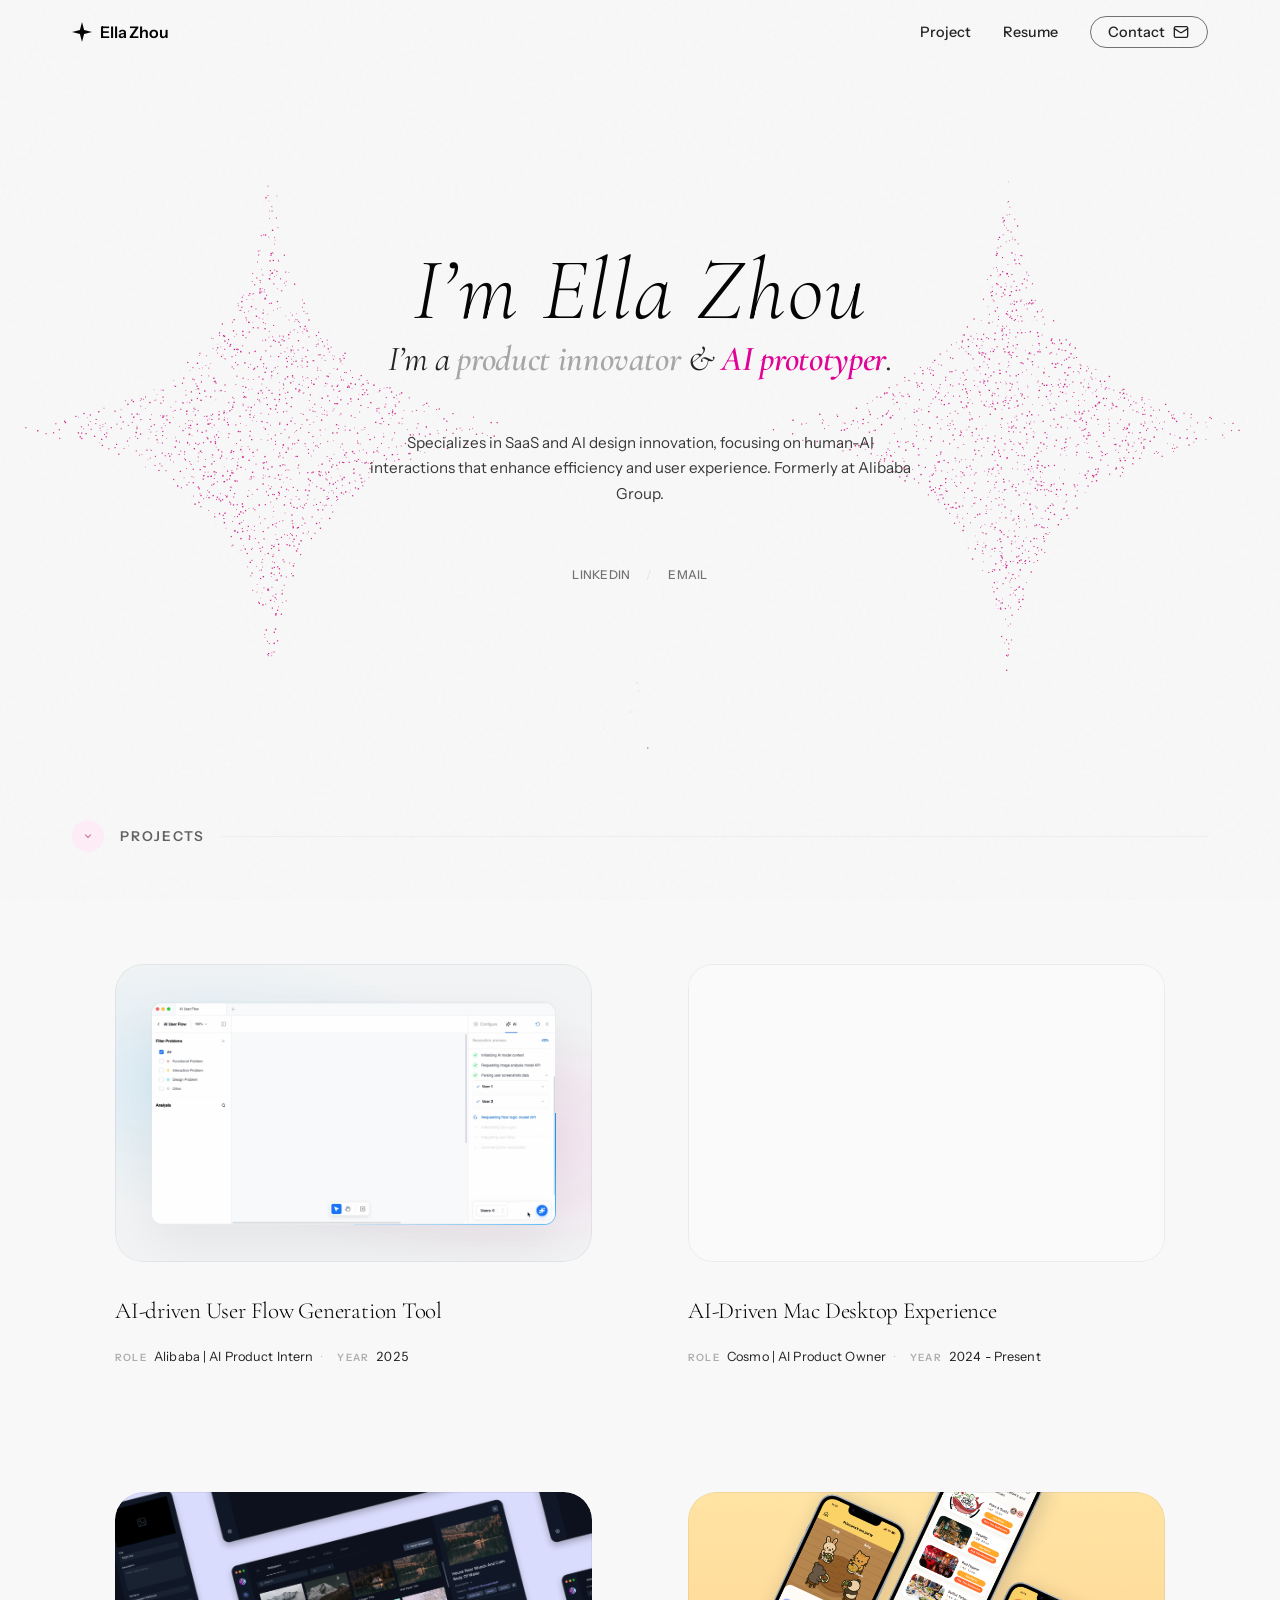
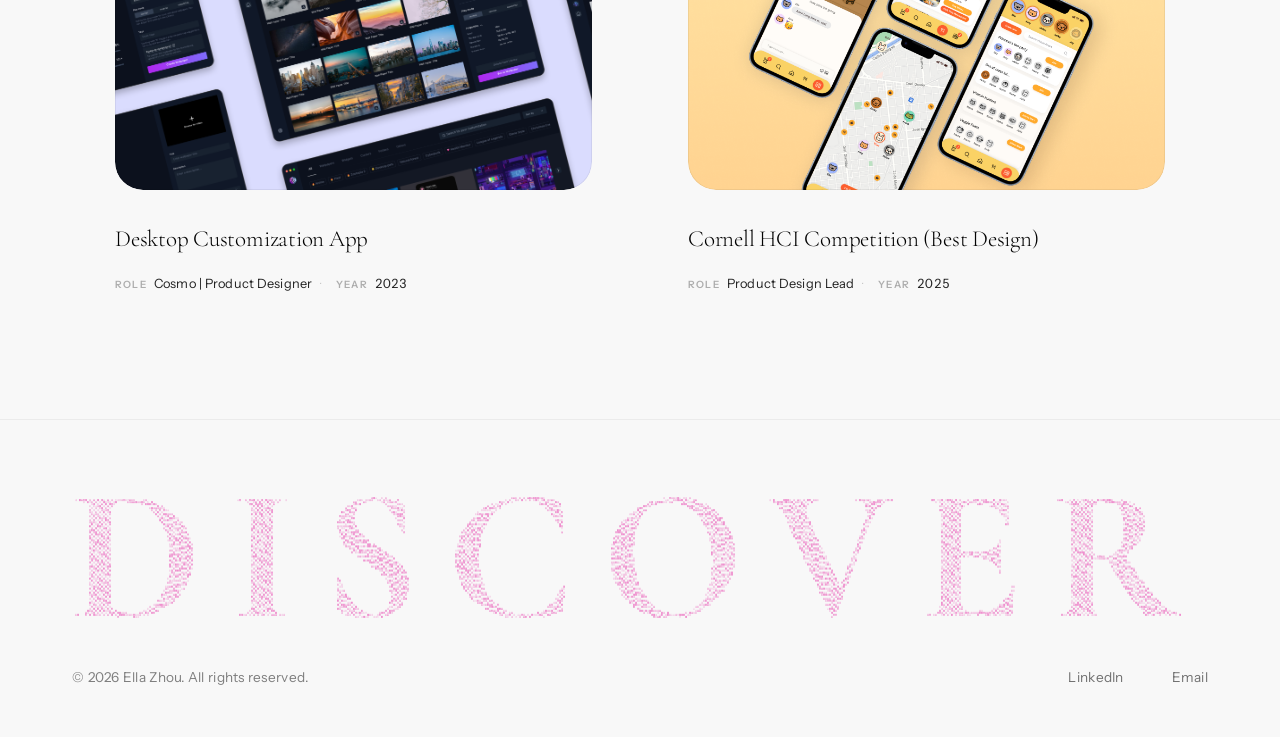
<file: index.html>
<!DOCTYPE html>
<html lang="en">
<head>
    <meta charset="UTF-8">
    <meta name="viewport" content="width=device-width, initial-scale=1.0">
    <title>Ella Zhou - Personal Website</title>
    <link rel="preconnect" href="https://fonts.googleapis.com">
    <link rel="preconnect" href="https://fonts.gstatic.com" crossorigin>
    <link href="https://fonts.googleapis.com/css2?family=Cormorant+Garamond:ital,wght@0,300;0,400;0,600;0,700;0,800;1,300;1,400&family=Instrument+Sans:wght@400;500;600;700&display=swap" rel="stylesheet">
    <link rel="stylesheet" href="assets/css/styles.css?v=1.3">
</head>
<body>
    <div class="grain-overlay" aria-hidden="true"></div>

    <!-- Global Site Header -->
    <header class="site-header">
        <div class="site-header-wrapper">
            <div class="logo">
                <svg width="20" height="20" viewBox="0 0 24 24" fill="currentColor">
                    <path d="M12 0L14.5 9.5L24 12L14.5 14.5L12 24L9.5 14.5L0 12L9.5 9.5L12 0Z" />
                </svg>
                <span><a href="index.html" style="text-decoration: none; color: inherit;">Ella Zhou</a></span>
            </div>
            <nav class="nav-links">
                <a href="index.html#projects">Project</a>
                <a href="#">Resume</a>
                <a href="mailto:ellazhou2004@gmail.com" class="contact-btn">
                    Contact
                    <svg width="16" height="16" viewBox="0 0 24 24" fill="none" stroke="currentColor" stroke-width="2" stroke-linecap="round" stroke-linejoin="round">
                        <rect width="20" height="16" x="2" y="4" rx="2"/><path d="m22 7-8.97 5.7a1.94 1.94 0 0 1-2.06 0L2 7"/>
                    </svg>
                </a>
            </nav>
        </div>
    </header>

    <main class="hero-section">
        <canvas id="particle-canvas"></canvas>
        <div class="content-wrapper">
            <div class="title-group">
                <h1 class="fade-in">I’m <span class="ink-text">Ella Zhou</span></h1>
                <h2 class="fade-in delay-1">I’m a <span id="role-innovator" class="role-highlight active">product innovator</span> & <span id="role-prototyper" class="role-highlight">AI prototyper</span>.</h2>
            </div>
            <div class="desc-group fade-in delay-2">
                <p>Specializes in SaaS and AI design innovation, focusing on human-AI interactions that enhance efficiency and user experience. Formerly at Alibaba Group.</p>
            </div>
            <div class="social-links fade-in delay-3">
                <a href="https://www.linkedin.com/in/xinyi-zhou-ella/" target="_blank" rel="noopener noreferrer">LinkedIn</a>
                <span class="separator" aria-hidden="true">/</span>
                <a href="mailto:ellazhou2004@gmail.com">Email</a>
            </div>
        </div>

        <a href="#projects" class="scroll-indicator fade-in delay-3">
            <div class="arrow-circle">
                <svg width="12" height="12" viewBox="0 0 24 24" fill="none" stroke="currentColor" stroke-width="2.5" stroke-linecap="round" stroke-linejoin="round">
                    <path d="m7 10 5 5 5-5"/>
                </svg>
            </div>
            <span class="projects-label">Projects</span>
            <div class="horizontal-line"></div>
        </a>
    </main>
    <section id="projects" class="projects-section">
        <div class="projects-container">
            <!-- Project 1: Alibaba -->
            <a href="./alibaba.html" style="text-decoration: none; color: inherit; display: block;" class="project-link">
                <div class="project-item">
                    <div class="project-info">
                        <h3>AI-driven User Flow Generation Tool</h3>
                        <div class="project-meta">
                            <div class="meta-item">
                                <span class="meta-label">Role</span>
                                <span class="meta-value">Alibaba | AI Product Intern</span>
                            </div>
                            <div class="meta-item">
                                <span class="meta-label">Year</span>
                                <span class="meta-value">2025</span>
                            </div>
                        </div>
                    </div>
                    <div class="project-visual">
                        <div class="project-placeholder ai-flow-placeholder">
                            <div class="hero-video-wrapper card-thumb">
                                <img src="assets/images/alibaba_demo_video.gif" alt="AI User Flow Project Thumbnail" class="hero-video-gif">
                            </div>
                        </div>
                    </div>
                </div>
            </a>

            <!-- Project 2 (Former Project 4): Cosmo AI -->
            <a href="./cosmo-ai.html" style="text-decoration: none; color: inherit; display: block;" class="project-link">
                <div class="project-item">
                    <div class="project-info">
                        <h3>AI-Driven Mac Desktop Experience</h3>
                        <div class="project-meta">
                            <div class="meta-item">
                                <span class="meta-label">Role</span>
                                <span class="meta-value">Cosmo | AI Product Owner</span>
                            </div>
                            <div class="meta-item">
                                <span class="meta-label">Year</span>
                                <span class="meta-value">2024 - Present</span>
                            </div>
                        </div>
                    </div>
                    <div class="project-visual">
                        <div class="project-placeholder" style="border-radius: 24px; overflow: hidden; position: relative; aspect-ratio: 16/10; padding: 0; display: block;">
                            <video autoplay muted loop playsinline src="assets/videos/AI_desktop.mp4" style="width: 100%; height: 100%; object-fit: cover; display: block;">
                                Your browser does not support the video tag.
                            </video>
                        </div>
                    </div>
                </div>
            </a>

            <!-- Project 3 (Former Project 2): Cosmo I -->
            <a href="./cosmo.html" style="text-decoration: none; color: inherit; display: block;" class="project-link">
                <div class="project-item">
                    <div class="project-info">
                        <h3>Desktop Customization App</h3>
                        <div class="project-meta">
                            <div class="meta-item">
                                <span class="meta-label">Role</span>
                                <span class="meta-value">Cosmo | Product Designer</span>
                            </div>
                            <div class="meta-item">
                                <span class="meta-label">Year</span>
                                <span class="meta-value">2023</span>
                            </div>
                        </div>
                    </div>
                    <div class="project-visual">
                        <div class="project-placeholder">
                            <img src="assets/images/project2_thumbnail.png" alt="Desktop Customization App Thumbnail" class="project-thumbnail">
                        </div>
                    </div>
                </div>
            </a>


            <!-- Project 4 (Former Project 3): Food and Friends -->
            <a href="./food-friends.html" class="project-link">
                <div class="project-item">
                    <div class="project-info">
                        <h3>Cornell HCI Competition (Best Design)</h3>
                        <div class="project-meta">
                            <div class="meta-item">
                                <span class="meta-label">Role</span>
                                <span class="meta-value">Product Design Lead</span>
                            </div>
                            <div class="meta-item">
                                <span class="meta-label">Year</span>
                                <span class="meta-value">2025</span>
                            </div>
                        </div>
                    </div>
                    <div class="project-visual">
                        <div class="project-placeholder">
                            <img src="assets/images/food&friends_thumbnail.png" alt="Cornell HCI Competition Thumbnail" class="project-thumbnail">
                        </div>
                    </div>
                </div>
            </a>

        </div>
    </section>

    <!-- Global Footer -->
    <footer class="site-footer">
        <div class="footer-particle-container">
            <canvas id="footer-particle-canvas"></canvas>
        </div>
        <div class="footer-bottom">
            <div class="footer-left">
                <p>&copy; 2026 Ella Zhou. All rights reserved.</p>
            </div>
            <div class="footer-right">
                <a href="https://www.linkedin.com/in/xinyi-zhou-ella/" target="_blank" rel="noopener noreferrer">LinkedIn</a>
                <a href="mailto:ellazhou2004@gmail.com">Email</a>
            </div>
        </div>
    </footer>

    <script src="assets/js/nav.js?v=1.3"></script>
    <script src="assets/js/script.js?v=1.3"></script>
    <script src="assets/js/footer-particles.js?v=1.3"></script>
</body>
</html>
</file>
<file: assets/css/styles.css>
* {
    box-sizing: border-box;
}

:root {
    /* Impeccable Colors */
    --color-ink: oklch(10% 0 0);
    --color-text: oklch(10% 0 0);
    --color-paper: oklch(98% 0 0);
    --color-cream: oklch(96% 0.005 350);
    --color-charcoal: oklch(25% 0 0);
    --color-ash: oklch(55% 0 0);
    --color-mist: oklch(92% 0 0);
    --color-accent: oklch(60% 0.25 350); /* Vibrant for text */
    --color-particle-accent: oklch(58% 0.22 350); /* Darkened for more impact */

    /* Impeccable Fonts */
    --font-display: "Cormorant Garamond", Georgia, serif;
    --font-body: "Instrument Sans", system-ui, sans-serif;
    
    /* Semantic Spacing Scale */
    --space-4xs: 0.125rem;
    --space-3xs: 0.25rem;
    --space-2xs: 0.5rem;
    --space-xs: 0.75rem;
    --space-sm: 1rem;
    --space-md: 1.5rem;
    --space-lg: 2rem;
    --space-xl: 3rem;
    --space-2xl: 4.5rem;
    --space-3xl: 6rem;
}

html {
    scroll-behavior: smooth;
}

body, html {
    margin: 0;
    padding: 0;
    width: 100%;
    min-height: 100%;
    background-color: var(--color-paper);
    color: var(--color-text);
    font-family: var(--font-body);
    /* Prevent horizontal scroll */
    overflow-x: hidden;
    -webkit-font-smoothing: antialiased;
}

.grain-overlay {
    position: fixed;
    pointer-events: none;
    z-index: 9999;
    opacity: 0.03;
    background-image: url("data:image/svg+xml,%3Csvg viewBox='0 0 256 256' xmlns='http://www.w3.org/2000/svg'%3E%3Cfilter id='noise'%3E%3CfeTurbulence type='fractalNoise' baseFrequency='0.8' numOctaves='4' stitchTiles='stitch'/%3E%3C/filter%3E%3Crect width='100%25' height='100%25' filter='url(%23noise)'/%3E%3C/svg%3E");
    background-repeat: repeat;
    inset: 0px;
}

.hero-section {
    position: relative;
    display: flex;
    align-items: center;
    justify-content: center;
    min-height: 100vh;
    width: 100%; /* Changed from 100vw to prevent horizontal scroll */
}

#particle-canvas {
    position: absolute;
    top: 0;
    left: 0;
    width: 100%;
    height: 100%;
    z-index: 1;
    pointer-events: auto;
}

.content-wrapper {
    position: relative;
    z-index: 2;
    display: flex;
    flex-direction: column;
    align-items: center;
    text-align: center;
    padding: var(--space-xl) var(--space-lg);
    width: 100%;
    max-width: 800px;
    gap: var(--space-xl);
    transform: translateY(-4vh);
    pointer-events: none;
}

.content-wrapper * {
    pointer-events: auto;
}

.title-group {
    display: flex;
    flex-direction: column;
    align-items: center;
    gap: var(--space-4xs);
}

h1 {
    font-family: var(--font-display);
    font-size: clamp(3rem, 9vw, 5.5rem);
    font-weight: 300;
    font-style: italic;
    margin: 0;
    line-height: 1;
    letter-spacing: 0.02em;
    color: var(--color-ink);
}

.ink-text {
    color: var(--color-ink);
}

h2 {
    font-family: var(--font-display);
    font-size: clamp(1.3rem, 3.5vw, 2.2rem);
    font-weight: 400;
    font-style: italic;
    color: var(--color-charcoal);
    margin: 0;
    line-height: 1.3;
    letter-spacing: -0.01em;
}

.role-highlight {
    font-weight: 600;
    color: var(--color-ash);
    transition: color 0.6s cubic-bezier(0.16, 1, 0.3, 1), opacity 0.6s cubic-bezier(0.16, 1, 0.3, 1);
    opacity: 0.6;
}

.role-highlight.active {
    color: var(--color-accent);
    opacity: 1;
}

.desc-group {
    display: flex;
    flex-direction: column;
    align-items: center;
}

p {
    font-family: var(--font-body);
    font-size: 0.95rem;
    color: var(--color-charcoal);
    line-height: 1.7;
    max-width: 55ch;
    margin: 0;
    opacity: 0.9;
    font-weight: 400;
    text-align: center;
}

.social-links {
    display: flex;
    align-items: center;
    gap: var(--space-sm);
    margin-top: var(--space-xs);
}

.social-links a {
    text-decoration: none;
    color: var(--color-ash);
    font-family: var(--font-body);
    font-size: 0.75rem;
    font-weight: 500;
    transition: color 0.3s ease;
    letter-spacing: 0.02em;
    text-transform: uppercase;
}

.social-links a:hover {
    color: var(--color-accent);
}

.social-links .separator {
    color: var(--color-mist);
    font-size: 0.8rem;
    font-weight: 300;
}

/* Animations */
.fade-in {
    opacity: 0;
    transform: translateY(24px);
    animation: fadeInUp 0.9s cubic-bezier(0.16, 1, 0.3, 1) forwards;
}

.delay-1 { animation-delay: 0.15s; }
.delay-2 { animation-delay: 0.3s; }
.delay-3 { animation-delay: 0.45s; }

@keyframes fadeInUp {
    to {
        opacity: 1;
        transform: translateY(0);
    }
}

/* Header Styles */
.site-header {
    position: fixed;
    top: 0;
    left: 0;
    width: 100%;
    display: flex;
    justify-content: center; /* Center the overall header content wrapper */
    padding: var(--space-sm) var(--space-2xl);
    box-sizing: border-box;
    z-index: 1000;
    background-color: var(--color-paper);
    pointer-events: auto;
    line-height: 1; /* prevent inheritance from .case-study body line-height: 1.6 */
    /* Slower and smoother animation curve for header hiding/showing */
    transition: transform 0.8s cubic-bezier(0.25, 1, 0.5, 1);
}

/* Inner wrapper to match page layout width */
.site-header-wrapper {
    width: 100%;
    max-width: 1300px; /* Synchronized with case-study.css layout */
    display: flex;
    justify-content: space-between;
    align-items: center;
}

.site-header.hidden {
    transform: translateY(-100%) !important;
}

.site-header * {
    pointer-events: auto;
}

.logo {
    display: flex;
    align-items: center;
    gap: var(--space-2xs);
    font-family: var(--font-body);
    font-weight: 600;
    font-size: 1rem;
    color: var(--color-ink);
    letter-spacing: -0.01em;
}

.logo svg {
    animation: rotateLogo 8s linear infinite;
    transform-origin: center;
}

@keyframes rotateLogo {
    from { transform: rotate(0deg); }
    to { transform: rotate(360deg); }
}

.nav-links {
    display: flex;
    align-items: center;
    gap: var(--space-lg);
}

.nav-links a {
    text-decoration: none;
    color: var(--color-charcoal);
    font-family: var(--font-body);
    font-size: 0.9rem;
    font-weight: 500;
    transition: color 0.3s ease;
}

.nav-links a:hover {
    color: var(--color-ink);
}

.contact-btn {
    display: flex;
    align-items: center;
    gap: var(--space-2xs);
    padding: 0.4rem 1.1rem;
    border: 1px solid var(--color-ash);
    border-radius: 99px;
    background: transparent;
    transition: 
        background 0.4s cubic-bezier(0.16, 1, 0.3, 1),
        border-color 0.4s cubic-bezier(0.16, 1, 0.3, 1),
        color 0.4s cubic-bezier(0.16, 1, 0.3, 1);
}

.contact-btn:hover {
    background: var(--color-ink);
    color: var(--color-paper) !important;
    border-color: var(--color-ink);
}

.contact-btn svg {
    margin-top: 1px;
}

@media (max-width: 900px) {
    .site-header {
        padding: var(--space-md) var(--space-lg);
    }
    .nav-links {
        gap: var(--space-md);
    }
    .nav-links a:not(.contact-btn) {
        display: none;
    }
    .scroll-indicator {
        left: var(--space-lg);
        bottom: var(--space-lg);
    }
    .projects-label {
        font-size: 0.75rem;
    }
}

/* Projects Section */
.projects-section {
    padding: var(--space-xl) var(--space-3xl);
    padding-top: 4rem;
    padding-bottom: 8rem;
    position: relative;
    z-index: 5;
    background-color: var(--color-paper);
    --section-max-width: 1050px;
}





/* Section Label removed from HTML */



.projects-container {
    max-width: var(--section-max-width);
    margin: 0 auto;
    display: grid;
    grid-template-columns: repeat(2, 1fr);
    column-gap: 6rem; /* Substantial middle gap as requested */
    row-gap: 8rem;   /* Balanced vertical separation */
}







.project-link {
    text-decoration: none;
    color: inherit;
    display: block; /* Ensure it wraps the block fully */
    width: 100%;
}

.project-item {
    display: flex;
    flex-direction: column;
    align-items: flex-start;
    gap: var(--space-md); /* Tightened gap */
    opacity: 0;
    transform: translateY(40px);
    transition: all 1s cubic-bezier(0.16, 1, 0.3, 1);
    cursor: pointer;
    position: relative;
    padding-top: 0; /* Removed item padding-top */
}






.project-item.visible {
    opacity: 1;
    transform: translateY(0);
}



.project-info {
    display: flex;
    flex-direction: column;
    gap: 0;
    width: 100%;
    position: relative;
}





.project-info h3 {
    font-family: var(--font-display);
    font-size: clamp(1.25rem, 1.8vw, 1.5rem);
    font-weight: 300;
    margin: 0;
    line-height: 1.15;
    color: var(--color-ink);
    transition: color 0.4s ease;
    letter-spacing: -0.01em;
}



.project-item:hover .project-info h3 {
    color: var(--color-accent);
}


.project-meta {
    display: flex;
    align-items: center;
    gap: 0;
    margin-top: var(--space-md);
}

.meta-item {
    display: flex;
    flex-direction: row;
    align-items: baseline;
    gap: 0.45em;
}

/* Mid-dot separator between meta items on index page, injected via CSS */
.project-meta .meta-item + .meta-item::before {
    content: '·';
    font-size: 0.7rem;
    color: var(--color-ash);
    opacity: 0.35;
    margin: 0 0.7em;
    line-height: 1;
}

.meta-label {
    font-family: var(--font-body);
    font-size: 0.625rem;
    font-weight: 600;
    text-transform: uppercase;
    letter-spacing: 0.12em;
    color: var(--color-ash);
    opacity: 0.55;
    white-space: nowrap;
}

.meta-value {
    font-family: var(--font-body);
    font-size: 0.8rem;
    font-weight: 400;
    color: var(--color-charcoal);
    letter-spacing: 0.01em;
    font-variant-numeric: tabular-nums;
}

.project-desc {
    font-size: 0.95rem;
    line-height: 1.6;
    color: var(--color-charcoal);
    text-align: left;
    opacity: 0.75;
    margin: 0;
    max-width: 100%;
}

.view-project {
    display: flex;
    align-items: center;
    gap: var(--space-xs);
    font-family: var(--font-body);
    font-size: 0.8rem;
    font-weight: 600;
    color: var(--color-ink);
    margin-top: var(--space-xs);
    text-decoration: none;
    opacity: 0.6;
    transition: all 0.4s ease;
}

.project-item:hover .view-project {
    opacity: 1;
    color: var(--color-accent);
}



.project-visual {
    width: 100%;
    order: -1;
    margin-bottom: var(--space-xs); /* Extra air before info */
}

.project-placeholder {
    width: 100%;
    max-width: 100%;
    aspect-ratio: 16/10;
    background: oklch(98.5% 0 0); /* Even lighter, airier grey */
    border-radius: 28px;
    position: relative;
    box-shadow: none;
    overflow: hidden;
    display: flex;
    align-items: center;
    justify-content: center;
    transition: transform 0.8s cubic-bezier(0.16, 1, 0.3, 1), box-shadow 0.8s ease;
}


.project-item:hover .project-placeholder {
    transform: translateY(-8px) scale(1.02);
    box-shadow: none;
}



.ai-flow-placeholder {
    background-color: rgba(159, 177, 197, 0.07); /* #9FB1C5 with 7% opacity */
    background-image: 
        radial-gradient(at 20% 40%, rgba(0, 162, 255, 0.1) 0px, transparent 50%),
        radial-gradient(at 80% 60%, rgba(255, 45, 165, 0.1) 0px, transparent 50%),
        radial-gradient(at 50% 50%, rgba(217, 70, 239, 0.08) 0px, transparent 60%);
}

/* Ensure the border is ALWAYS visible above the image content */
.project-placeholder::after {
    content: '';
    position: absolute;
    inset: 0;
    border-radius: inherit;
    box-shadow: inset 0 0 0 1px oklch(0% 0 0 / 0.06);
    pointer-events: none;
    z-index: 2;
}

/* Remove the white inner box as requested */
.project-placeholder::before {
    display: none;
}

.project-thumbnail {
    width: 100%;
    height: 100%;
    object-fit: cover;
    display: block;
    border-radius: inherit; /* Perfectly matches the parent's rounded corners */
}

/* Hover rule consolidated above */

@media (max-width: 900px) {
    .projects-section {
        padding: var(--space-2xl) var(--space-lg);
    }
    .projects-container {
        grid-template-columns: 1fr;
        gap: var(--space-3xl);
    }
    .project-info h3 {
        font-size: 1.25rem;
    }
}



/* Scroll Indicator */
.scroll-indicator {
    position: absolute;
    bottom: var(--space-xl);
    left: var(--space-2xl);
    right: var(--space-2xl);
    display: flex;
    align-items: center;
    gap: var(--space-sm);
    z-index: 10;
    text-decoration: none;
}

.arrow-circle {
    width: 32px;
    height: 32px;
    border-radius: 50%;
    background-color: oklch(96% 0.03 350);
    display: flex;
    align-items: center;
    justify-content: center;
    color: oklch(65% 0.12 350);
    opacity: 0.8;
}

.projects-label {
    font-family: var(--font-body);
    font-size: 0.85rem;
    font-weight: 600;
    text-transform: uppercase;
    color: var(--color-charcoal);
    letter-spacing: 0.15em;
    opacity: 0.7;
    margin-bottom: 0px; 
}

.horizontal-line {
    flex: 1;
    height: 1px;
    background-color: var(--color-mist);
    opacity: 0.5;
}

/* --- Shared Border Beam & Video Wrapper styles --- */
.hero-video-wrapper {
    position: relative;
    border-radius: 12px;
    padding: 2px;
    overflow: hidden;
    display: flex;
    justify-content: center;
    align-items: center;
    background: rgba(159, 177, 197, 0.1); 
    box-shadow: 0 20px 50px rgba(0,0,0,0.06);
}

.hero-video-wrapper.full {
    width: 70%;
    margin-top: 5rem;
    border-radius: 14px;
}

.hero-video-wrapper.full-bleed {
    width: 100%;
    height: 100%;
    margin-top: 0;
    border-radius: 32px;
    padding: 0;
}

.hero-video-wrapper.card-thumb {
    width: 85%;
    max-width: 600px;
    padding: 1.5px; /* Thinner stroke for smaller card */
}

.hero-video-wrapper.card-thumb::after {
    inset: 1.5px; /* Aligns with thinner padding */
}

.hero-video-wrapper::before {
    content: '';
    position: absolute;
    width: 300%; 
    height: 300%;
    top: 50%;
    left: 50%;
    background: conic-gradient(
        from 0deg,
        transparent 0%,
        transparent 80%,
        #00a2ff 85% , 
        #ff2da5 92%, 
        #00a2ff 100%
    );
    animation: border-beam-rotate 4s linear infinite;
    z-index: 0;
}

.hero-video-wrapper::after {
    content: '';
    position: absolute;
    inset: 2px;
    background: white;
    border-radius: 11px;
    z-index: 1;
}

/* Project 2 (Full Bleed) & Project 3 (Clean) Specific: Disable tracking effect and mask */
.hero-video-wrapper.full-bleed::before,
.hero-video-wrapper.full-bleed::after,
.hero-video-wrapper.hero-clean::before,
.hero-video-wrapper.hero-clean::after {
    display: none;
}

.hero-video-wrapper.hero-clean {
    width: 100%;
    height: 100%;
    margin-top: 0;
    border-radius: inherit;
    padding: 0;
    background: transparent;
    box-shadow: none;
}

.hero-video-wrapper.hero-clean .hero-video-gif {
    width: 100%;
    height: 100%;
    object-fit: cover;
    object-position: top;
    border-radius: inherit;
}

.hero-video-gif {
    position: relative;
    z-index: 2;
    width: 100%;
    height: auto;
    object-fit: contain; /* Default for Project 1 & General */
    border-radius: 10px;
    display: block;
}

/* Project 1 (Interactive) & 2 (Full Bleed) Specific Styling: Full bleed with cutoff */
.hero-video-wrapper.full .hero-video-gif,
.hero-video-wrapper.full-bleed .hero-video-gif {
    width: 100%;
    height: auto;
    object-fit: contain; /* Don't zoom in, maintain width */
    object-position: top; /* Align mockups to the top, cutting off only the bottom part */
    border-radius: inherit;
}

@keyframes border-beam-rotate {
    from { transform: translate(-50%, -50%) rotate(0deg); }
    to { transform: translate(-50%, -50%) rotate(360deg); }
}

/* --- Global Footer --- */
.site-footer {
    width: 100%;
    margin-top: var(--space-4xl);
    border-top: 1px solid rgba(0,0,0,0.05);
    padding-top: var(--space-2xl); /* Generous padding after the divider */
    background: transparent;
    display: flex;
    flex-direction: column;
}

.site-footer.is-minimal {
    margin-top: 6rem;
    padding-top: 0;
}

.site-footer.is-minimal .footer-bottom {
    padding-top: var(--space-xl);
    padding-bottom: var(--space-xl);
}

.footer-message {
    width: 100%;
    max-width: calc(1300px + 2 * var(--space-2xl));
    margin: 0 auto;
    padding: 0 var(--space-2xl);
    box-sizing: border-box;
    display: flex;
    justify-content: center; /* Solid flex-centering */
    text-align: center;
    margin-bottom: var(--space-md); /* Moderate gap for comfortable visual rhythm */
}

.footer-message p {
    margin: 0;
    font-family: var(--font-display);
    font-style: italic;
    font-size: 1.5rem;
    color: var(--color-ash);
    font-weight: 400;
}

.footer-particle-container {
    width: 100%;
    max-width: calc(1300px + 2 * var(--space-2xl)); /* Syncs inner width with header */
    margin: 0 auto; /* Removed the negative margin pull */
    padding: 0 var(--space-2xl); /* Match header's side padding */
    box-sizing: border-box;
    height: 14vw; 
    min-height: 50px;
    position: relative;
    display: flex;
    justify-content: center;
    align-items: center;
}

#footer-particle-canvas {
    position: absolute;
    top: 0;
    left: 0;
    width: 100%;
    height: 100%;
    pointer-events: none;
}

.footer-bottom {
    width: 100%;
    max-width: calc(1300px + 2 * var(--space-2xl));
    margin: 0 auto;
    padding: 24px var(--space-2xl) var(--space-xl); /* Increased vertical gap */
    display: flex;
    justify-content: space-between; /* Copyright left, links right */
    align-items: center;
    flex-wrap: wrap;       /* Safe stacking for smaller tablet screens */
    box-sizing: border-box;
}

@media (max-width: 900px) {
    .footer-bottom {
        padding: 24px var(--space-lg) var(--space-xl); /* Increased vertical gap */
    }
    .footer-message, .footer-particle-container {
        padding: 0 var(--space-lg); /* Sync with header padding shift */
    }
}

.footer-left p {
    margin: 0;
    font-size: 0.85rem;
    color: var(--color-ash);
    font-weight: 400;
    letter-spacing: 0.02em;
}

.footer-right {
    display: flex;
    gap: var(--space-xl); /* Increased breathing room between social links */
}

.footer-right a {
    text-decoration: none;
    font-size: 0.85rem;
    color: var(--color-ash);
    font-weight: 400;   /* Exactly matching the copyright text style */
    letter-spacing: 0.02em;
    transition: color 0.3s ease;
}

.footer-right a:hover {
    color: var(--color-ink);
}

@media (max-width: 768px) {
    .footer-bottom {
        flex-direction: column; /* Stack vertically if too narrow */
        gap: var(--space-md);
        align-items: center;
        text-align: center;
        padding: 24px var(--space-lg) var(--space-xl); /* Matching 24px gap */
    }
    .footer-message, .footer-particle-container {
        padding: 0 var(--space-lg);
    }
}

/* --- Hero & Thumbnail Visualization Animation --- */
@keyframes bar-track {
    0%   { left: 0%;   top: 0%;    transform: translate(-50%, -50%); }
    43%  { left: 100%; top: 0%;    transform: translate(-50%, -50%); }
    50%  { left: 100%; top: 100%;  transform: translate(-50%, -50%); }
    93%  { left: 0%;   top: 100%;  transform: translate(-50%, -50%); }
    100% { left: 0%;   top: 0%;    transform: translate(-50%, -50%); }
}

.hero-viz-container {
    position: absolute;
    inset: 0;
    padding: 0;
    display: flex;
    flex-direction: column;
    justify-content: center;
    align-items: center;
    gap: 1.5rem;
    overflow: hidden;
    z-index: 5;
}

.hero-command-bar {
    position: relative;
    width: 70%;
    padding: 0.75rem 1.25rem;
    border-radius: 12px;
    display: flex;
    align-items: center;
    justify-content: space-between;
    box-shadow: 0 10px 40px -10px rgba(0,0,0,0.08);
    transform: translateY(0px);
    opacity: 0.95;
    z-index: 5;
    background: transparent;
    overflow: hidden;
}

.hero-command-bar::before {
    content: "";
    position: absolute;
    width: 100px;
    height: 40px;
    background: radial-gradient(circle, oklch(65% 0.25 350) 0%, oklch(60% 0.2 300) 50%, transparent 100%);
    filter: blur(8px);
    opacity: 0.6;
    animation: bar-track 4s linear infinite;
    z-index: -2;
    pointer-events: none;
}

.hero-command-bar::after {
    content: "";
    position: absolute;
    inset: 2px;
    background: rgba(255, 255, 255, 1);
    backdrop-filter: blur(20px);
    border-radius: 10px;
    z-index: -1;
}

.hero-widget-fan {
    display: flex;
    justify-content: center;
    align-items: flex-end;
    gap: 1.5rem;
    width: 100%;
    transform: translateY(10px);
}

.viz-card {
    background: white;
    border-radius: 16px;
    padding: 1rem;
    box-shadow: 0 8px 30px rgba(0,0,0,0.05);
    border: 1px solid rgba(0,0,0,0.03);
    width: 140px;
    height: 160px;
    display: flex;
    flex-direction: column;
    transition: transform 0.4s ease;
}

.viz-card.news { transform: rotate(-25deg) translateY(60px) translateX(20px); z-index: 1; opacity: 0.8; width: 140px; }
.viz-card.github { transform: rotate(-12deg) translateY(0px) translateX(-110px); z-index: 10; opacity: 1; }
.viz-card.stock { transform: scale(1.1) translateY(10px); z-index: 20; width: 160px; box-shadow: 0 15px 45px rgba(0,0,0,0.1); }
.viz-card.focus { transform: rotate(12deg) translateY(0px) translateX(110px); z-index: 10; opacity: 1; }
.viz-card.paint { transform: rotate(25deg) translateY(60px) translateX(-20px); z-index: 1; opacity: 0.8; width: 140px; }

.viz-card-header {
    font-size: 0.65rem;
    text-transform: uppercase;
    letter-spacing: 0.08em;
    font-weight: 700;
    color: var(--color-ash);
    margin-bottom: 0.5rem;
}

.viz-card-accent {
    width: 12px;
    height: 12px;
    border-radius: 50%;
    background: var(--color-accent);
    margin-bottom: 0.75rem;
}

/* Scaling for thumbnails */
.viz-thumbnail-scale {
    transform: scale(0.7);
    transform-origin: center center;
}

.layered-ambient-atmosphere {
    position: absolute;
    inset: 0;
    background: 
        radial-gradient(circle at 10% 40%, oklch(92% 0.15 90 / 0.2) 0%, transparent 60%),
        radial-gradient(circle at 90% 60%, oklch(88% 0.15 220 / 0.15) 0%, transparent 60%),
        radial-gradient(circle at 50% 10%, oklch(88% 0.15 340 / 0.1) 0%, transparent 50%);
    opacity: 0.8;
    z-index: 1;
}
</file>
